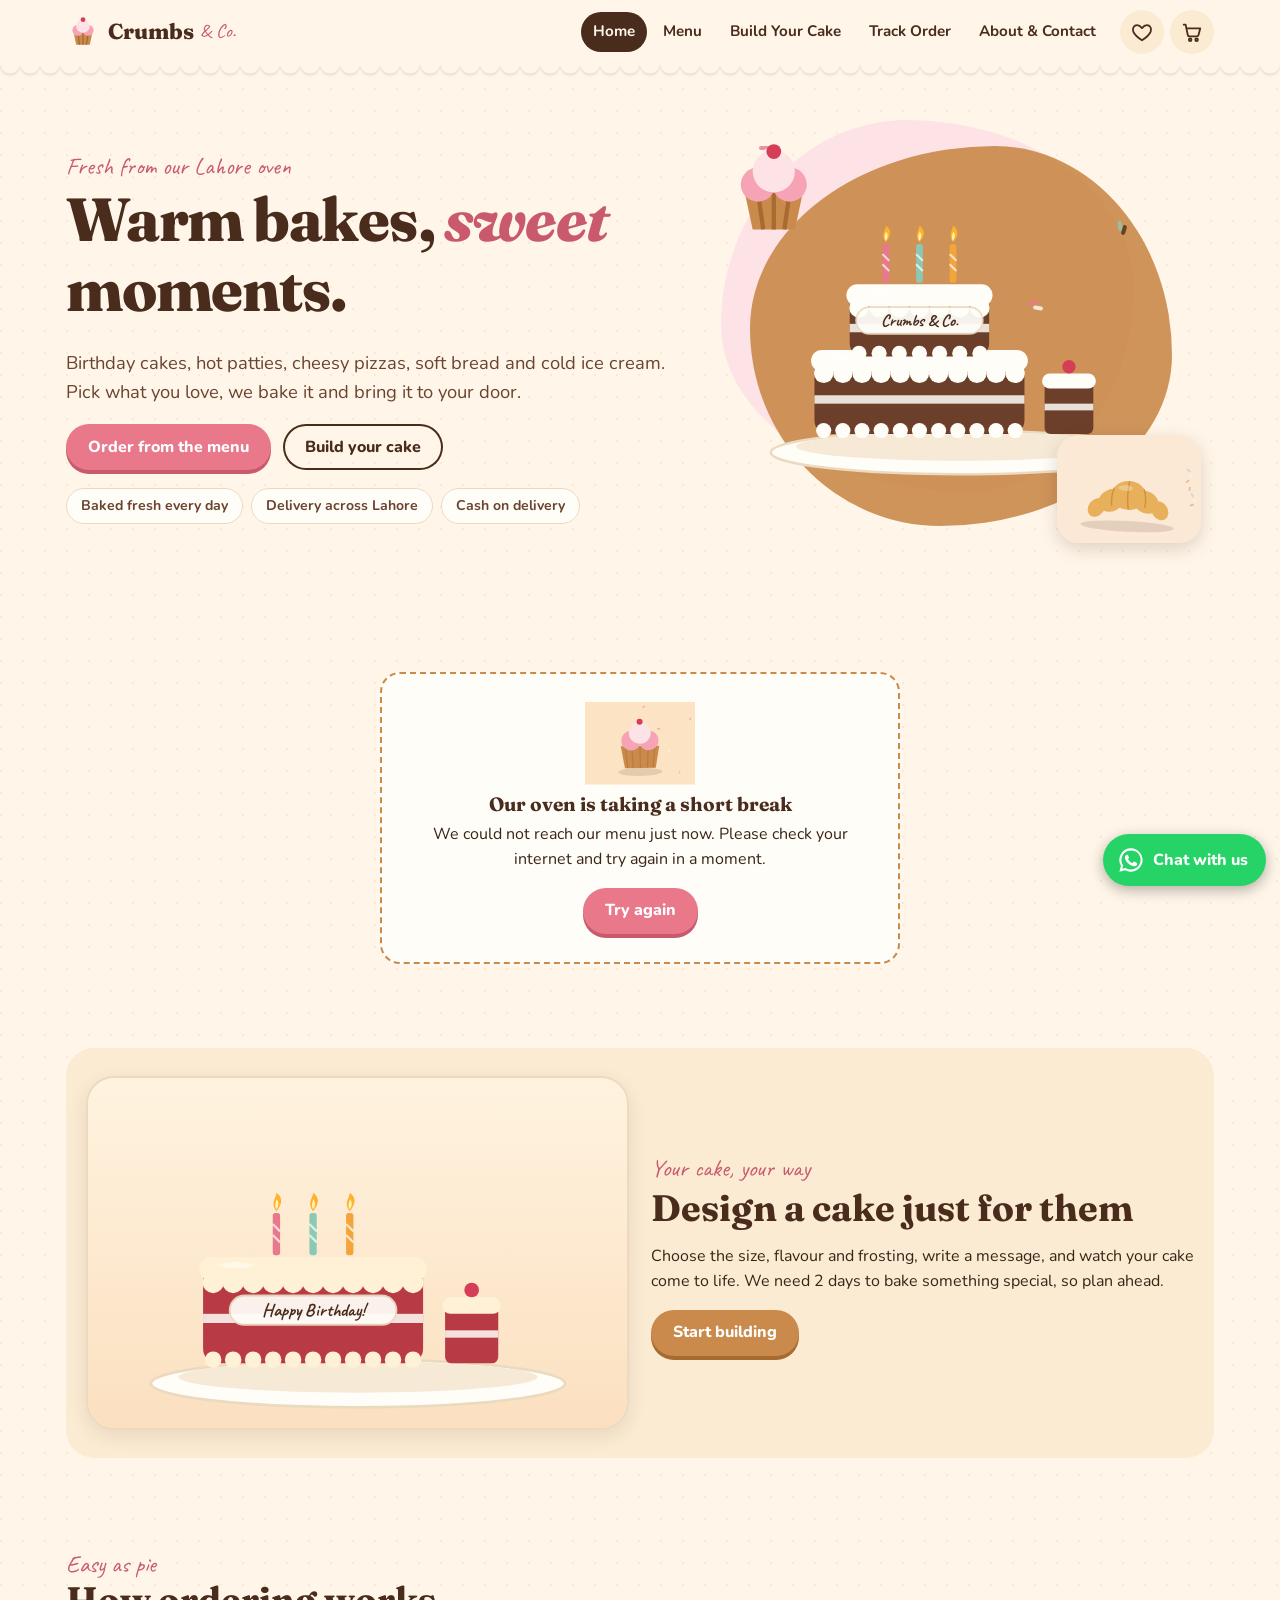
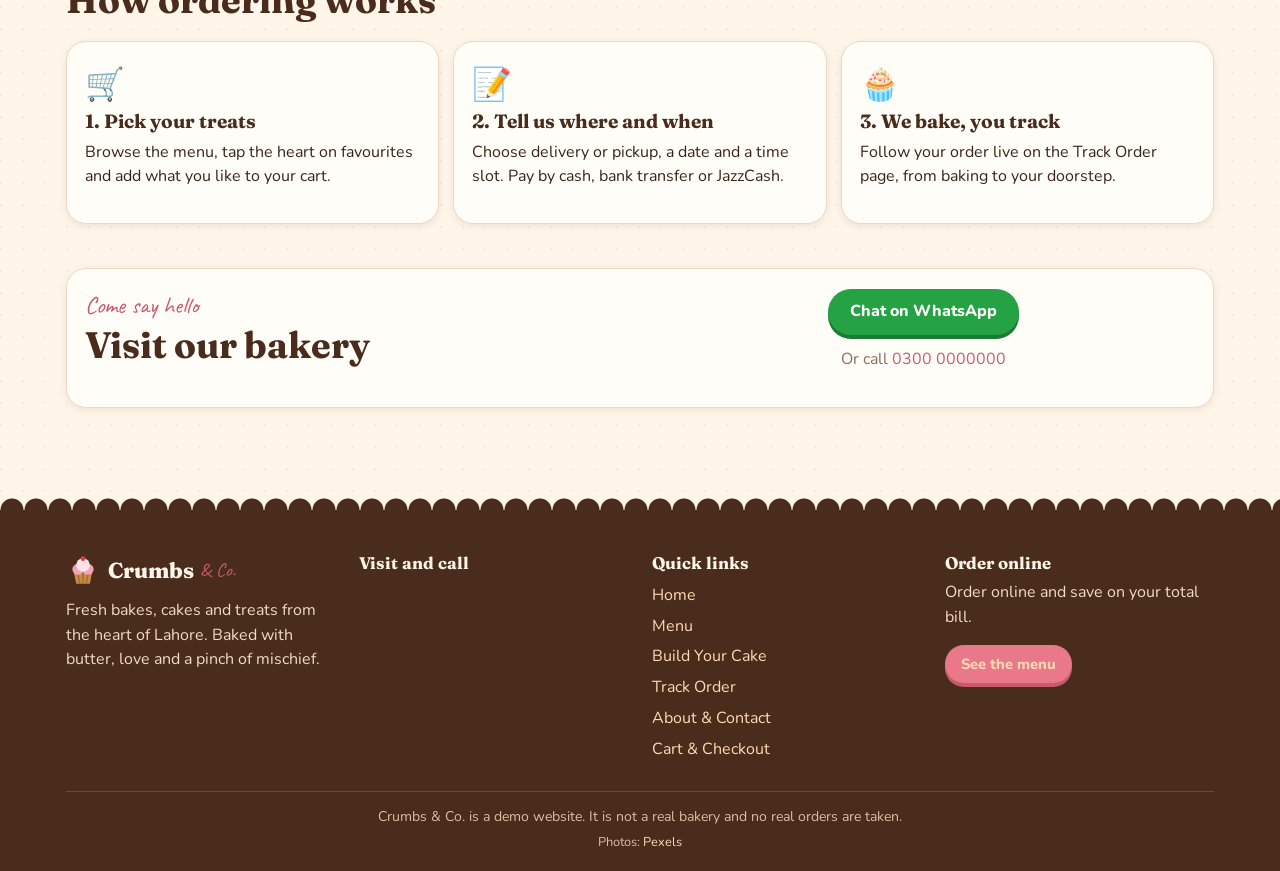
<file: index.html>
<!doctype html>
<html lang="en">
<head>
  <meta charset="utf-8">
  <meta name="viewport" content="width=device-width, initial-scale=1">
  <title>Crumbs &amp; Co. | Fresh bakes in Lahore</title>
  <meta name="description" content="Crumbs & Co. is a demo bakery in Lahore. Cakes, patties, pizzas, breads, ice cream and more. Order online and save.">
  <link rel="preconnect" href="https://fonts.googleapis.com">
  <link rel="preconnect" href="https://fonts.gstatic.com" crossorigin>
  <link href="https://fonts.googleapis.com/css2?family=Caveat:wght@600;700&family=Fraunces:opsz,wght@9..144,600;9..144,700;9..144,800&family=Nunito:wght@400;600;700;800;900&display=swap" rel="stylesheet">
  <link rel="stylesheet" href="css/style.css">
  <link rel="icon" href="data:image/svg+xml,%3Csvg xmlns='http://www.w3.org/2000/svg' viewBox='0 0 100 100'%3E%3Ctext y='.9em' font-size='90'%3E%F0%9F%A7%81%3C/text%3E%3C/svg%3E">
</head>
<body data-page="home">

<main>
  <section class="hero">
    <div class="container hero-grid">
      <div>
        <span class="hand">Fresh from our Lahore oven</span>
        <h1>Warm bakes, <em>sweet</em> moments.</h1>
        <p class="lead">Birthday cakes, hot patties, cheesy pizzas, soft bread and cold ice cream. Pick what you love, we bake it and bring it to your door.</p>
        <div class="hero-cta">
          <a class="btn btn-rose" href="menu.html">Order from the menu</a>
          <a class="btn btn-ghost" href="build-cake.html">Build your cake</a>
        </div>
        <div class="hero-badges">
          <span class="chip">Baked fresh every day</span>
          <span class="chip">Delivery across Lahore</span>
          <span class="chip">Cash on delivery</span>
        </div>
      </div>
      <div class="hero-art" id="hero-art" aria-hidden="true">
        <div class="blob b2"></div>
        <div class="blob"></div>
      </div>
    </div>
  </section>

  <div class="container">
    <div class="promo-card hidden" id="promo-card"></div>
    <div id="reorder-slot"></div>
  </div>

  <div id="home-body"></div>

  <section class="section">
    <div class="container">
      <div class="band" style="border-radius:28px;padding:28px 20px">
        <div class="about-grid reveal">
          <div class="cake-stage" id="home-cake" aria-hidden="true"></div>
          <div>
            <span class="hand">Your cake, your way</span>
            <h2>Design a cake just for them</h2>
            <p>Choose the size, flavour and frosting, write a message, and watch your cake come to life. We need 2 days to bake something special, so plan ahead.</p>
            <a class="btn btn-caramel" href="build-cake.html">Start building</a>
          </div>
        </div>
      </div>
    </div>
  </section>

  <section class="section">
    <div class="container">
      <div class="section-head reveal"><div><span class="hand">Easy as pie</span><h2>How ordering works</h2></div></div>
      <div class="values">
        <div class="value reveal"><div class="emoji">🛒</div><h3>1. Pick your treats</h3><p>Browse the menu, tap the heart on favourites and add what you like to your cart.</p></div>
        <div class="value reveal"><div class="emoji">📝</div><h3>2. Tell us where and when</h3><p>Choose delivery or pickup, a date and a time slot. Pay by cash, bank transfer or JazzCash.</p></div>
        <div class="value reveal"><div class="emoji">🧁</div><h3>3. We bake, you track</h3><p>Follow your order live on the Track Order page, from baking to your doorstep.</p></div>
      </div>
    </div>
  </section>

  <section class="section" style="padding-top:0">
    <div class="container">
      <div class="panel reveal">
        <div class="about-grid">
          <div>
            <span class="hand">Come say hello</span>
            <h2>Visit our bakery</h2>
            <p id="home-addr" class="muted"></p>
            <ul class="hours" id="home-hours"></ul>
          </div>
          <div class="center">
            <a class="btn btn-wa" id="home-wa" href="#" target="_blank" rel="noopener">Chat on WhatsApp</a>
            <p class="muted" style="margin-top:12px">Or call <a id="home-phone" href="tel:03000000000">0300 0000000</a></p>
          </div>
        </div>
      </div>
    </div>
  </section>
</main>

<script src="js/config.js"></script>
<script src="js/demo-data.js"></script>
<script src="js/art.js"></script>
<script src="js/store.js"></script>
<script src="js/api.js"></script>
<script src="js/ui.js"></script>
<script src="js/home.js"></script>
</body>
</html>
</file>
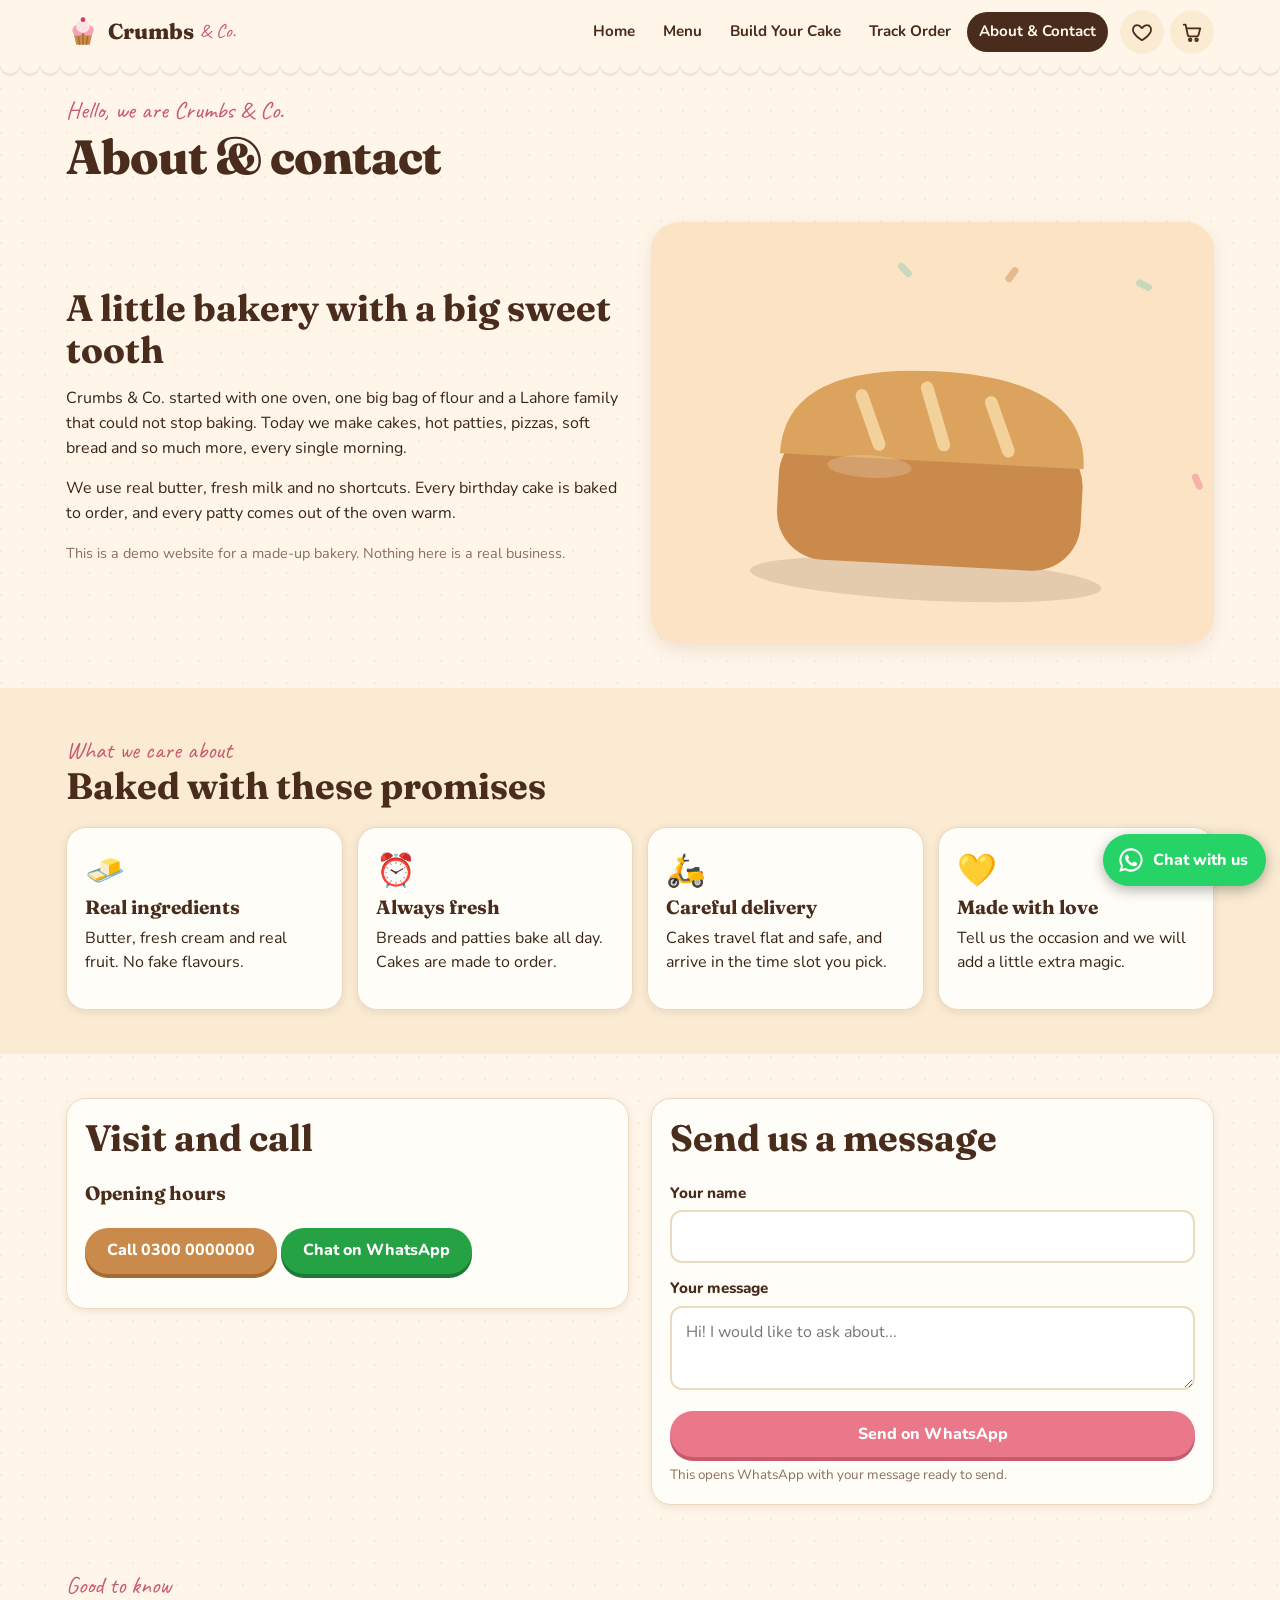
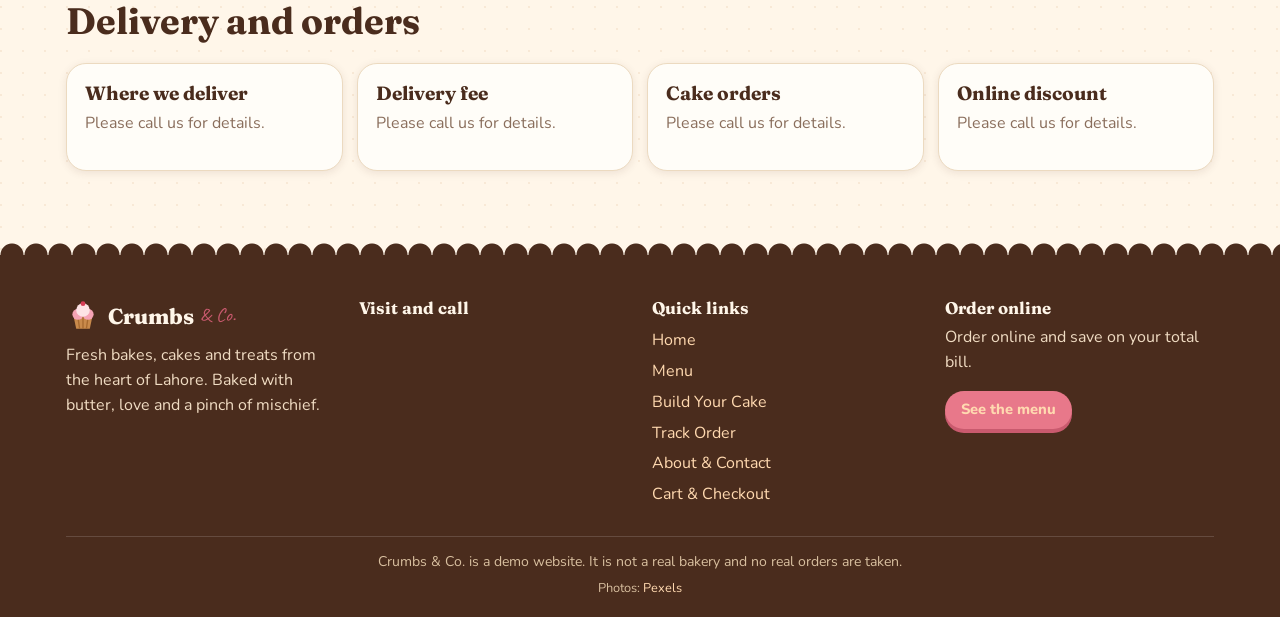
<file: about.html>
<!doctype html>
<html lang="en">
<head>
  <meta charset="utf-8">
  <meta name="viewport" content="width=device-width, initial-scale=1">
  <title>About &amp; Contact | Crumbs &amp; Co.</title>
  <meta name="description" content="The story of Crumbs & Co., our opening hours, delivery areas and how to reach us.">
  <link rel="preconnect" href="https://fonts.googleapis.com">
  <link rel="preconnect" href="https://fonts.gstatic.com" crossorigin>
  <link href="https://fonts.googleapis.com/css2?family=Caveat:wght@600;700&family=Fraunces:opsz,wght@9..144,600;9..144,700;9..144,800&family=Nunito:wght@400;600;700;800;900&display=swap" rel="stylesheet">
  <link rel="stylesheet" href="css/style.css">
  <link rel="icon" href="data:image/svg+xml,%3Csvg xmlns='http://www.w3.org/2000/svg' viewBox='0 0 100 100'%3E%3Ctext y='.9em' font-size='90'%3E%F0%9F%A7%81%3C/text%3E%3C/svg%3E">
</head>
<body data-page="about">

<main>
  <div class="container page-head">
    <span class="hand">Hello, we are Crumbs &amp; Co.</span>
    <h1 style="font-size:clamp(2rem,5vw,3rem)">About &amp; contact</h1>
  </div>

  <section class="section" style="padding-top:10px">
    <div class="container about-grid">
      <div class="reveal">
        <h2>A little bakery with a big sweet tooth</h2>
        <p>Crumbs &amp; Co. started with one oven, one big bag of flour and a Lahore family that could not stop baking. Today we make cakes, hot patties, pizzas, soft bread and so much more, every single morning.</p>
        <p>We use real butter, fresh milk and no shortcuts. Every birthday cake is baked to order, and every patty comes out of the oven warm.</p>
        <p class="muted" style="font-size:.9rem">This is a demo website for a made-up bakery. Nothing here is a real business.</p>
      </div>
      <div class="reveal" id="about-art" style="border-radius:28px;overflow:hidden;box-shadow:var(--shadow)"></div>
    </div>
  </section>

  <section class="band section">
    <div class="container">
      <div class="section-head reveal"><div><span class="hand">What we care about</span><h2>Baked with these promises</h2></div></div>
      <div class="values">
        <div class="value reveal"><div class="emoji">🧈</div><h3>Real ingredients</h3><p>Butter, fresh cream and real fruit. No fake flavours.</p></div>
        <div class="value reveal"><div class="emoji">⏰</div><h3>Always fresh</h3><p>Breads and patties bake all day. Cakes are made to order.</p></div>
        <div class="value reveal"><div class="emoji">🛵</div><h3>Careful delivery</h3><p>Cakes travel flat and safe, and arrive in the time slot you pick.</p></div>
        <div class="value reveal"><div class="emoji">💛</div><h3>Made with love</h3><p>Tell us the occasion and we will add a little extra magic.</p></div>
      </div>
    </div>
  </section>

  <section class="section">
    <div class="container about-grid" style="align-items:start">
      <div class="panel reveal">
        <h2>Visit and call</h2>
        <p id="a-addr" class="muted"></p>
        <h3>Opening hours</h3>
        <ul class="hours" id="a-hours"></ul>
        <p style="margin-top:16px">
          <a class="btn btn-caramel" id="a-call" href="tel:03000000000">Call 0300 0000000</a>
          <a class="btn btn-wa" id="a-wa" href="#" target="_blank" rel="noopener" style="margin-top:8px">Chat on WhatsApp</a>
        </p>
      </div>

      <div class="panel reveal">
        <h2>Send us a message</h2>
        <form id="msg-form" novalidate>
          <div class="field">
            <label for="m-name">Your name</label>
            <input id="m-name" type="text" maxlength="60" autocomplete="name">
          </div>
          <div class="field">
            <label for="m-text">Your message</label>
            <textarea id="m-text" maxlength="400" placeholder="Hi! I would like to ask about..."></textarea>
            <div class="err">Please write a short message.</div>
          </div>
          <button class="btn btn-rose btn-block" type="submit">Send on WhatsApp</button>
          <p class="muted" style="font-size:.84rem;margin:8px 0 0">This opens WhatsApp with your message ready to send.</p>
        </form>
      </div>
    </div>
  </section>

  <section class="section" style="padding-top:0">
    <div class="container">
      <div class="section-head reveal"><div><span class="hand">Good to know</span><h2>Delivery and orders</h2></div></div>
      <div class="values">
        <div class="value reveal"><h3>Where we deliver</h3><p id="a-areas" class="muted">Loading…</p></div>
        <div class="value reveal"><h3>Delivery fee</h3><p id="a-fee" class="muted">Loading…</p></div>
        <div class="value reveal"><h3>Cake orders</h3><p id="a-notice" class="muted">Loading…</p></div>
        <div class="value reveal"><h3>Online discount</h3><p id="a-disc" class="muted">Loading…</p></div>
      </div>
    </div>
  </section>
</main>

<script src="js/config.js"></script>
<script src="js/demo-data.js"></script>
<script src="js/art.js"></script>
<script src="js/store.js"></script>
<script src="js/api.js"></script>
<script src="js/ui.js"></script>
<script src="js/about.js"></script>
</body>
</html>
</file>
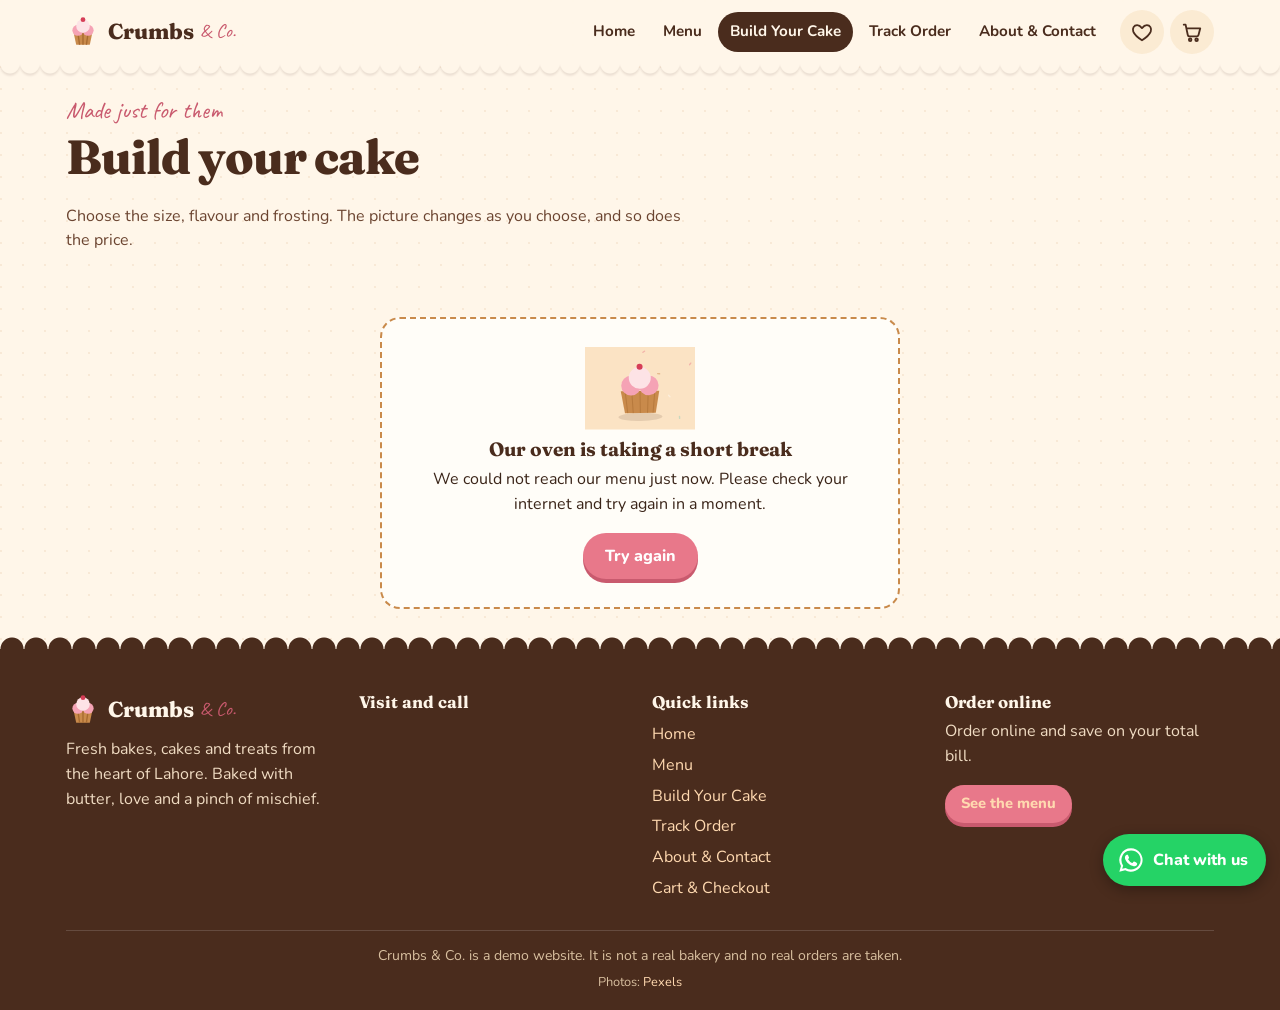
<file: build-cake.html>
<!doctype html>
<html lang="en">
<head>
  <meta charset="utf-8">
  <meta name="viewport" content="width=device-width, initial-scale=1">
  <title>Build Your Cake | Crumbs &amp; Co.</title>
  <meta name="description" content="Design your own cake: pick the size, flavour and frosting, add a message and see it come to life.">
  <link rel="preconnect" href="https://fonts.googleapis.com">
  <link rel="preconnect" href="https://fonts.gstatic.com" crossorigin>
  <link href="https://fonts.googleapis.com/css2?family=Caveat:wght@600;700&family=Fraunces:opsz,wght@9..144,600;9..144,700;9..144,800&family=Nunito:wght@400;600;700;800;900&display=swap" rel="stylesheet">
  <link rel="stylesheet" href="css/style.css">
  <link rel="icon" href="data:image/svg+xml,%3Csvg xmlns='http://www.w3.org/2000/svg' viewBox='0 0 100 100'%3E%3Ctext y='.9em' font-size='90'%3E%F0%9F%A7%81%3C/text%3E%3C/svg%3E">
</head>
<body data-page="cake">

<main>
  <div class="container page-head">
    <span class="hand">Made just for them</span>
    <h1 style="font-size:clamp(2rem,5vw,3rem)">Build your cake</h1>
    <p>Choose the size, flavour and frosting. The picture changes as you choose, and so does the price.</p>
  </div>

  <div class="container">
    <div id="cake-load"></div>

    <div class="cake-layout" id="cake-app" hidden>
      <div class="cake-stage-wrap">
        <div class="cake-stage">
          <div id="cake-svg"></div>
          <div class="live-price" id="live-price">Rs 0</div>
          <small class="muted" id="live-detail"></small>
        </div>
      </div>

      <div class="panel">
        <div class="step-h" style="margin-top:0"><i>1</i> Pick a size</div>
        <div class="opts" id="o-size" role="radiogroup" aria-label="Size"></div>

        <div class="step-h"><i>2</i> Pick a flavour</div>
        <div class="opts" id="o-flavour" role="radiogroup" aria-label="Flavour"></div>

        <div class="step-h"><i>3</i> Pick a frosting</div>
        <div class="opts" id="o-frosting" role="radiogroup" aria-label="Frosting"></div>

        <div class="step-h"><i>4</i> Message on the cake</div>
        <div class="field">
          <input id="msg" type="text" maxlength="30" placeholder="e.g. Happy Birthday Ayesha!" autocomplete="off">
          <div class="hint"><span id="msg-left">30</span> letters left. Leave empty for no message.</div>
        </div>

        <div class="step-h"><i>5</i> When do you need it?</div>
        <div class="field" id="date-field">
          <input id="date" type="date">
          <div class="hint" id="date-hint"></div>
          <div class="err" id="date-err">Please pick a date.</div>
        </div>

        <div class="promo-card hidden" id="cake-promo" style="margin-bottom:14px"></div>

        <button class="btn btn-rose btn-block" id="add-cake" type="button">Add this cake to my cart</button>
        <p class="center muted" style="margin:10px 0 0"><a href="cart.html">Go to cart</a> · Your date is saved for checkout</p>
      </div>
    </div>
  </div>
</main>

<script src="js/config.js"></script>
<script src="js/demo-data.js"></script>
<script src="js/art.js"></script>
<script src="js/store.js"></script>
<script src="js/api.js"></script>
<script src="js/ui.js"></script>
<script src="js/cake.js"></script>
</body>
</html>
</file>
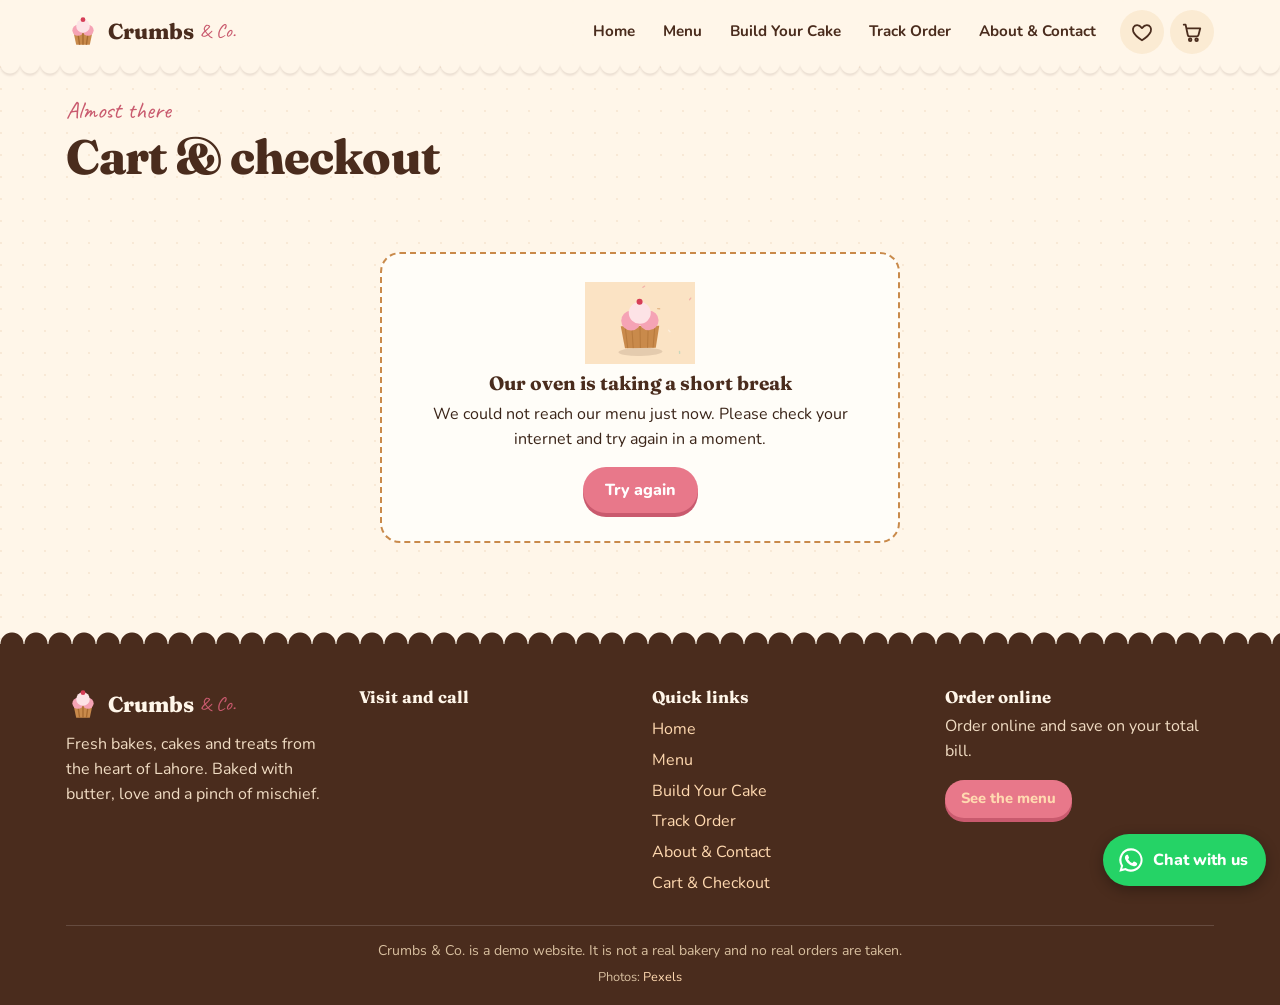
<file: cart.html>
<!doctype html>
<html lang="en">
<head>
  <meta charset="utf-8">
  <meta name="viewport" content="width=device-width, initial-scale=1">
  <title>Cart &amp; Checkout | Crumbs &amp; Co.</title>
  <meta name="description" content="Check your cart and place your Crumbs & Co. order for delivery or pickup in Lahore.">
  <link rel="preconnect" href="https://fonts.googleapis.com">
  <link rel="preconnect" href="https://fonts.gstatic.com" crossorigin>
  <link href="https://fonts.googleapis.com/css2?family=Caveat:wght@600;700&family=Fraunces:opsz,wght@9..144,600;9..144,700;9..144,800&family=Nunito:wght@400;600;700;800;900&display=swap" rel="stylesheet">
  <link rel="stylesheet" href="css/style.css">
  <link rel="icon" href="data:image/svg+xml,%3Csvg xmlns='http://www.w3.org/2000/svg' viewBox='0 0 100 100'%3E%3Ctext y='.9em' font-size='90'%3E%F0%9F%A7%81%3C/text%3E%3C/svg%3E">
</head>
<body data-page="cart">

<main>
  <div class="container page-head" id="cart-head">
    <span class="hand">Almost there</span>
    <h1 style="font-size:clamp(2rem,5vw,3rem)">Cart &amp; checkout</h1>
  </div>

  <div class="container">
    <div id="cart-load"></div>

    <div id="cart-root" hidden>
      <div id="empty-cart" class="empty" hidden></div>

      <div class="cart-layout" id="cart-main">
        <div>
          <div id="notices" aria-live="polite"></div>

          <section class="panel">
            <h2>Your order</h2>
            <div id="lines"></div>
          </section>

          <section class="panel" id="suggest-panel" hidden>
            <h3>Goes well with</h3>
            <div class="minis" id="suggest"></div>
          </section>

          <form class="panel" id="checkout" novalidate autocomplete="on">
            <h2>Your details</h2>

            <div class="row two">
              <div class="field">
                <label for="name">Your name</label>
                <input id="name" name="name" type="text" autocomplete="name" maxlength="60">
                <div class="err">Please type your name.</div>
              </div>
              <div class="field">
                <label for="phone">Phone number</label>
                <input id="phone" name="phone" type="tel" inputmode="numeric" autocomplete="tel-national" placeholder="03XX-XXXXXXX" maxlength="12">
                <div class="err">Please type a Pakistani mobile number like 0300-1234567.</div>
              </div>
            </div>

            <div class="field">
              <span class="label">How would you like it?</span>
              <div class="choice-row">
                <label class="choice"><input type="radio" name="method" value="Delivery" checked><span>Delivery</span></label>
                <label class="choice"><input type="radio" name="method" value="Pickup"><span>Pickup</span></label>
              </div>
            </div>

            <div id="delivery-fields">
              <div class="field" id="f-area">
                <label for="area">Area</label>
                <select id="area" name="area"></select>
                <div class="err">Please choose your area.</div>
              </div>
              <div class="field" id="f-address">
                <label for="address">Full address</label>
                <textarea id="address" name="address" maxlength="250" placeholder="House / flat number, street, landmark"></textarea>
                <div class="err">Please type your full address (at least 8 letters).</div>
              </div>
            </div>
            <div id="pickup-fields" class="alert info" hidden></div>

            <div class="field" id="f-when">
              <span class="label">When do you want it?</span>
              <div class="choice-row" id="when-choices">
                <label class="choice big"><input type="radio" name="when" value="asap" checked><span><b>As soon as possible</b><small id="asap-sub"></small></span></label>
                <label class="choice big"><input type="radio" name="when" value="later"><span><b>Schedule for later</b><small>Pick a day and time</small></span></label>
              </div>
            </div>

            <div class="row two" id="later-fields" hidden>
              <div class="field" id="f-date">
                <label for="date" id="date-label">Date</label>
                <input id="date" name="date" type="date">
                <div class="hint" id="date-hint"></div>
                <div class="err" id="date-err">Please pick a date.</div>
              </div>
              <div class="field" id="f-slot">
                <label for="slot">Time slot <span class="muted" style="font-weight:700">(optional)</span></label>
                <select id="slot" name="slot"></select>
              </div>
            </div>

            <div class="field">
              <span class="label">How will you pay?</span>
              <div class="choice-row" id="pay-choices"></div>
              <div class="paybox" id="paybox" hidden></div>
            </div>

            <div class="field">
              <label for="notes">Anything we should know? (optional)</label>
              <textarea id="notes" name="notes" maxlength="200" placeholder="e.g. Please call at the gate. Number candle: 7"></textarea>
            </div>

            <!-- Hidden trap for spam bots. Real people never see or fill this. -->
            <div class="hp" aria-hidden="true">
              <label>Leave this empty <input type="text" id="hp" name="nickname_2" tabindex="-1" autocomplete="off"></label>
            </div>
          </form>
        </div>

        <aside>
          <div class="panel">
            <h2>Your bill</h2>
            <div id="summary"></div>
            <div class="promo-card hidden" id="bill-promo" style="margin:12px 0;padding:10px 14px;font-size:.9rem"></div>
            <button class="btn btn-rose btn-block" type="submit" form="checkout" id="place">Place my order</button>
            <p class="muted center" style="font-size:.84rem;margin:10px 0 0">We recheck every price when your order arrives, so the final total always comes from our menu.</p>
          </div>
        </aside>
      </div>

      <div id="thanks" class="thanks" hidden></div>
    </div>
  </div>
</main>

<script src="js/config.js"></script>
<script src="js/demo-data.js"></script>
<script src="js/art.js"></script>
<script src="js/store.js"></script>
<script src="js/api.js"></script>
<script src="js/ui.js"></script>
<script src="js/cart.js"></script>
</body>
</html>
</file>
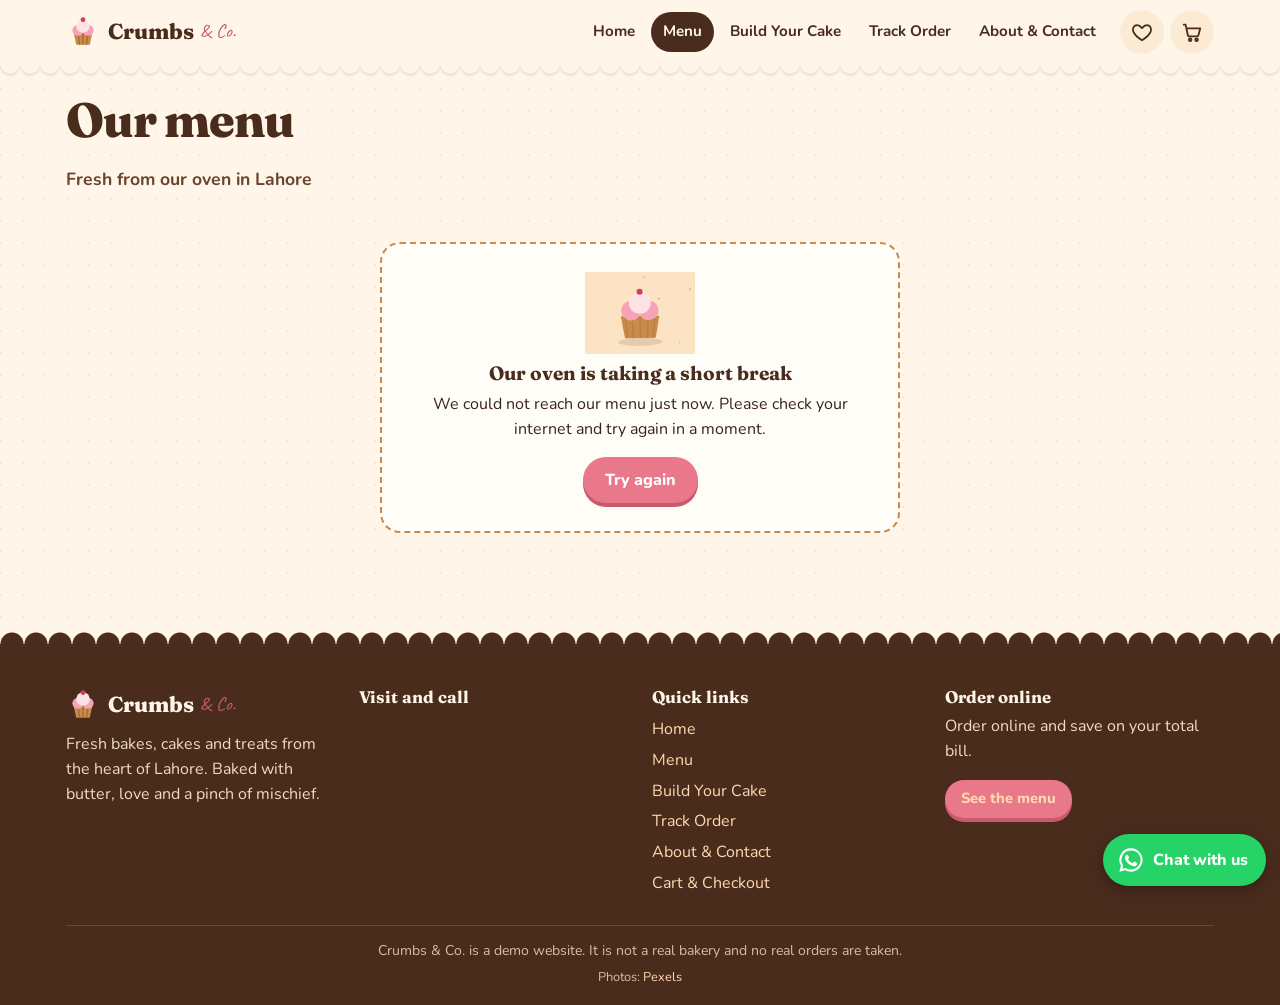
<file: menu.html>
<!doctype html>
<html lang="en">
<head>
  <meta charset="utf-8">
  <meta name="viewport" content="width=device-width, initial-scale=1">
  <title>Menu | Crumbs &amp; Co.</title>
  <meta name="description" content="Browse the Crumbs & Co. menu: cakes, pastries, pizzas, snacks, breads, dairy, drinks, ice cream, cookies and birthday decor.">
  <link rel="preconnect" href="https://fonts.googleapis.com">
  <link rel="preconnect" href="https://fonts.gstatic.com" crossorigin>
  <link href="https://fonts.googleapis.com/css2?family=Caveat:wght@600;700&family=Fraunces:opsz,wght@9..144,600;9..144,700;9..144,800&family=Nunito:wght@400;600;700;800;900&display=swap" rel="stylesheet">
  <link rel="stylesheet" href="css/style.css">
  <link rel="icon" href="data:image/svg+xml,%3Csvg xmlns='http://www.w3.org/2000/svg' viewBox='0 0 100 100'%3E%3Ctext y='.9em' font-size='90'%3E%F0%9F%A7%81%3C/text%3E%3C/svg%3E">
</head>
<body data-page="menu">

<main>
  <div class="container page-head">
    <h1 style="font-size:clamp(2rem,5vw,3rem)">Our menu</h1>
    <p id="menu-sub" class="menu-sub">Fresh from our oven in Lahore</p>
    <div class="promo-card hidden" id="menu-promo" style="margin-top:10px"></div>
  </div>

  <div class="catbar-wrap" id="catbar-wrap" hidden>
    <div class="catbar-shell" id="catbar-shell">
      <button class="cat-arrow left" id="cat-prev" type="button" aria-label="Scroll categories left" hidden>&#8249;</button>
      <div class="catbar" id="catbar" role="tablist" aria-label="Categories"></div>
      <button class="cat-arrow right" id="cat-next" type="button" aria-label="Scroll categories right" hidden>&#8250;</button>
    </div>
  </div>

  <div class="container">
    <div id="menu-load"></div>

    <div id="menu-app" hidden>
      <div class="toolbar">
        <div class="search">
          <label for="q">Find your product</label>
          <span aria-hidden="true" id="search-icon"></span>
          <input id="q" type="search" placeholder="Try &quot;chocolate&quot;, &quot;samosa&quot; or &quot;candles&quot;" autocomplete="off">
        </div>
        <div class="filters">
          <div class="f"><label for="pmin">From (Rs)</label><input id="pmin" type="number" min="0" inputmode="numeric" placeholder="0"></div>
          <div class="f"><label for="pmax">To (Rs)</label><input id="pmax" type="number" min="0" inputmode="numeric" placeholder="Any"></div>
          <div class="f"><label for="sort">Sort by</label>
            <select id="sort">
              <option value="popular">Most popular</option>
              <option value="low">Price: low to high</option>
              <option value="high">Price: high to low</option>
              <option value="new">New arrivals</option>
            </select>
          </div>
          <label class="toggle" id="stock-toggle"><input type="checkbox" id="stock"> In stock only</label>
          <button class="toggle" id="fav-toggle" type="button" aria-pressed="false">&#9829; Favourites <span id="fav-count">0</span></button>
        </div>
      </div>

      <section id="specials" hidden style="padding:6px 0 10px">
        <div class="section-head" style="margin-bottom:6px"><div><span class="hand">Fresh today</span><h2 style="font-size:1.6rem">Today's specials</h2></div></div>
        <div class="hscroll" id="specials-row"></div>
      </section>

      <div class="result-bar"><span id="count" aria-live="polite"></span><button class="btn btn-ghost btn-sm hidden" id="clear" type="button">Clear filters</button></div>
      <div class="grid" id="grid"></div>
      <div id="empty" class="empty hidden"></div>
      <div id="sentinel" style="height:1px"></div>
      <div class="more-wrap hidden" id="more-wrap"><button class="btn btn-caramel" id="more" type="button">Show more</button></div>
    </div>
  </div>
</main>

<script src="js/config.js"></script>
<script src="js/demo-data.js"></script>
<script src="js/art.js"></script>
<script src="js/store.js"></script>
<script src="js/api.js"></script>
<script src="js/ui.js"></script>
<script src="js/menu.js"></script>
</body>
</html>
</file>
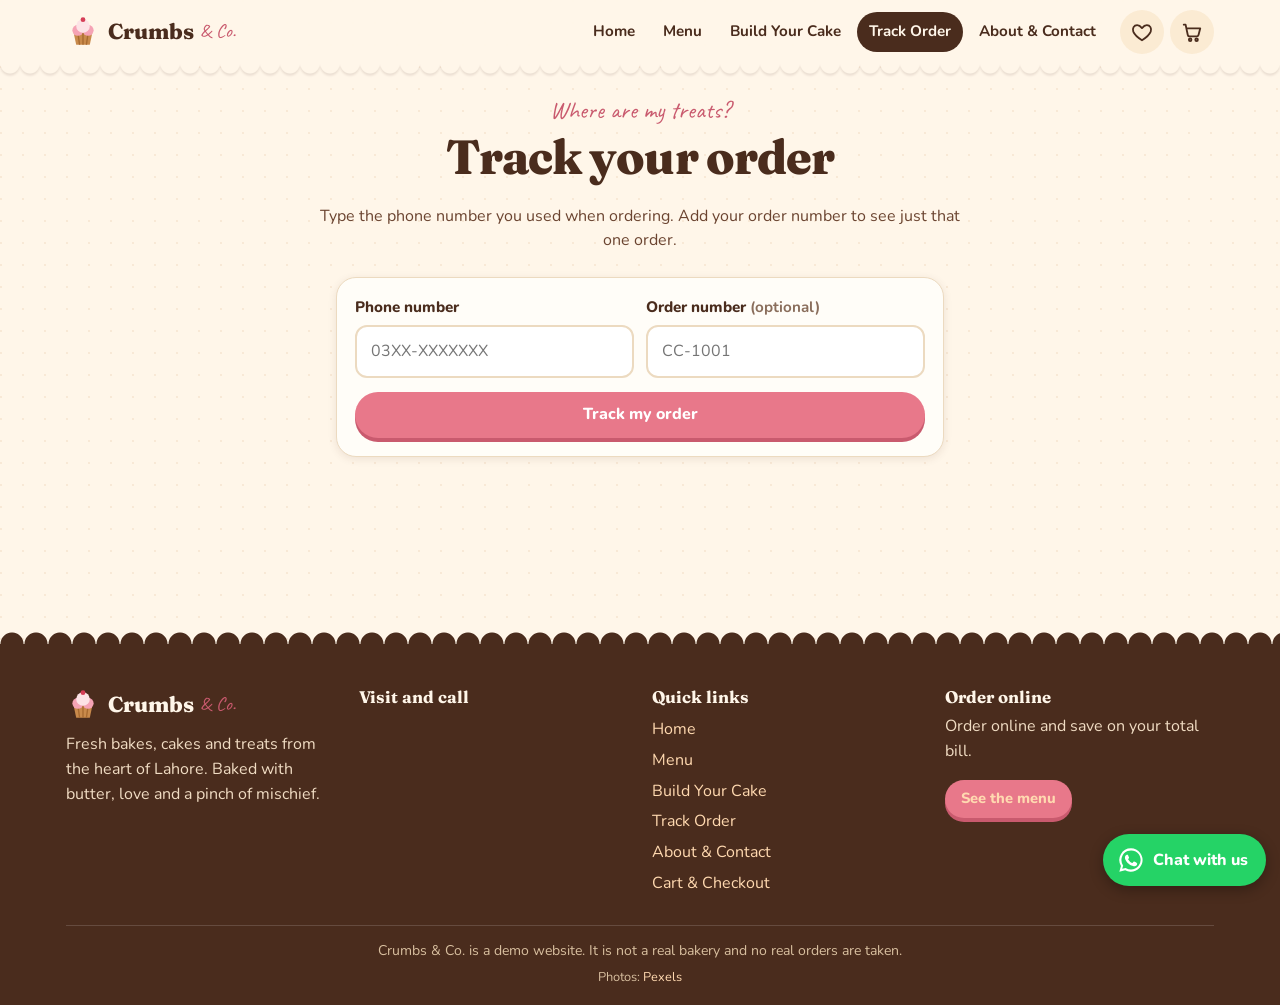
<file: track.html>
<!doctype html>
<html lang="en">
<head>
  <meta charset="utf-8">
  <meta name="viewport" content="width=device-width, initial-scale=1">
  <title>Track Order | Crumbs &amp; Co.</title>
  <meta name="description" content="Follow your Crumbs & Co. order from the oven to your door.">
  <link rel="preconnect" href="https://fonts.googleapis.com">
  <link rel="preconnect" href="https://fonts.gstatic.com" crossorigin>
  <link href="https://fonts.googleapis.com/css2?family=Caveat:wght@600;700&family=Fraunces:opsz,wght@9..144,600;9..144,700;9..144,800&family=Nunito:wght@400;600;700;800;900&display=swap" rel="stylesheet">
  <link rel="stylesheet" href="css/style.css">
  <link rel="icon" href="data:image/svg+xml,%3Csvg xmlns='http://www.w3.org/2000/svg' viewBox='0 0 100 100'%3E%3Ctext y='.9em' font-size='90'%3E%F0%9F%A7%81%3C/text%3E%3C/svg%3E">
</head>
<body data-page="track">

<main>
  <div class="container page-head center">
    <span class="hand">Where are my treats?</span>
    <h1 style="font-size:clamp(2rem,5vw,3rem)">Track your order</h1>
    <p style="margin-left:auto;margin-right:auto">Type the phone number you used when ordering. Add your order number to see just that one order.</p>
  </div>

  <div class="container track-box" style="padding-bottom:30px">
    <form class="panel" id="track-form" novalidate>
      <div class="row two">
        <div class="field">
          <label for="phone">Phone number</label>
          <input id="phone" type="tel" inputmode="numeric" placeholder="03XX-XXXXXXX" autocomplete="tel-national" maxlength="12">
          <div class="err">Please type your mobile number like 0300-1234567.</div>
        </div>
        <div class="field">
          <label for="no">Order number <span class="muted" style="font-weight:700">(optional)</span></label>
          <input id="no" type="text" placeholder="CC-1001" autocomplete="off" autocapitalize="characters" maxlength="14">
          <div class="err">Please type the order number like CC-1001, or leave it empty.</div>
        </div>
      </div>
      <button class="btn btn-rose btn-block" id="go" type="submit">Track my order</button>
    </form>

    <div id="track-msg" aria-live="polite"></div>
    <div id="track-result" hidden></div>
  </div>
</main>

<script src="js/config.js"></script>
<script src="js/demo-data.js"></script>
<script src="js/art.js"></script>
<script src="js/store.js"></script>
<script src="js/api.js"></script>
<script src="js/ui.js"></script>
<script src="js/track.js"></script>
</body>
</html>
</file>
<file: css/style.css>
/* Crumbs & Co. — warm, playful, elegant */
:root {
  --cream: #fff6e9;
  --cream-2: #fbebd3;
  --card: #fffdf8;
  --caramel: #c98a4b;
  --caramel-d: #a76a30;
  --choc: #4a2c1d;
  --choc-2: #6b4430;
  --ink: #3a2418;
  --muted: #8a6e5c;
  --line: #ecdac0;
  --rose: #e8788a;
  --rose-d: #c95a6e;
  --rose-soft: #fde3e6;
  --ok: #4e8b5a;
  --warn: #c7792b;
  --bad: #b8433a;
  --hh: 64px;
  --radius: 20px;
  --shadow: 0 6px 18px rgba(74, 44, 29, 0.1);
  --shadow-s: 0 2px 8px rgba(74, 44, 29, 0.1);
  --font-head: "Fraunces", Georgia, "Times New Roman", serif;
  --font-body: "Nunito", system-ui, -apple-system, "Segoe UI", Roboto, sans-serif;
  --font-hand: "Caveat", "Segoe Script", cursive;
}

*, *::before, *::after { box-sizing: border-box; }
[hidden] { display: none !important; }
html { scroll-behavior: smooth; -webkit-text-size-adjust: 100%; }
body {
  margin: 0;
  font-family: var(--font-body);
  font-size: 16px;
  line-height: 1.55;
  color: var(--ink);
  background: var(--cream);
  background-image: radial-gradient(circle at 1px 1px, rgba(201, 138, 75, 0.12) 1px, transparent 0);
  background-size: 22px 22px;
  overflow-x: hidden;
}
img, svg { max-width: 100%; display: block; }
a { color: var(--rose-d); text-decoration: none; }
a:hover { text-decoration: underline; }
h1, h2, h3, h4 { font-family: var(--font-head); color: var(--choc); line-height: 1.15; margin: 0 0 .4em; font-weight: 700; }
h1 { font-size: clamp(2.2rem, 6vw, 3.8rem); font-weight: 800; letter-spacing: -0.02em; }
h2 { font-size: clamp(1.6rem, 4vw, 2.3rem); }
h3 { font-size: 1.2rem; }
p { margin: 0 0 1em; }
.container { width: 100%; max-width: 1180px; margin: 0 auto; padding: 0 16px; }
.hand { font-family: var(--font-hand); font-size: 1.5rem; color: var(--rose-d); }
.muted { color: var(--muted); }
.center { text-align: center; }
.hidden { display: none !important; }
.sr-only { position: absolute; width: 1px; height: 1px; overflow: hidden; clip: rect(0 0 0 0); white-space: nowrap; }
:focus-visible { outline: 3px solid var(--rose); outline-offset: 2px; border-radius: 6px; }
main { min-height: 60vh; }

/* ---------- Header ---------- */
.site-header { position: sticky; top: 0; z-index: 50; background: rgba(255, 246, 233, 0.97); height: var(--hh); }
.site-header::after { /* scalloped edge */
  content: ""; position: absolute; left: 0; right: 0; bottom: -10px; height: 10px; pointer-events: none;
  background: radial-gradient(circle at 10px 0, var(--cream) 9px, transparent 10px) 0 0 / 20px 10px repeat-x;
  filter: drop-shadow(0 2px 1px rgba(74, 44, 29, 0.12));
}
.header-inner { display: flex; align-items: center; gap: 12px; height: var(--hh); }
.brand { display: flex; align-items: center; gap: 8px; font-family: var(--font-head); font-weight: 800; font-size: 1.35rem; color: var(--choc); text-decoration: none !important; white-space: nowrap; }
.brand svg { width: 34px; height: 34px; }
.brand small { font-family: var(--font-hand); font-size: 1.2rem; color: var(--rose-d); font-weight: 400; margin-left: -2px; }
.nav { margin-left: auto; display: flex; align-items: center; gap: 4px; }
.nav a.nav-link { padding: 8px 12px; border-radius: 999px; color: var(--choc); font-weight: 700; font-size: .95rem; text-decoration: none; }
.nav a.nav-link:hover { background: var(--cream-2); }
.nav a.nav-link.active { background: var(--choc); color: var(--cream); }
.icon-btn { position: relative; display: inline-flex; align-items: center; justify-content: center; width: 44px; height: 44px; border-radius: 50%; border: 0; background: var(--cream-2); color: var(--choc); cursor: pointer; text-decoration: none !important; }
.icon-btn:hover { background: var(--caramel); color: #fff; }
.icon-btn svg { width: 22px; height: 22px; }
.badge { position: absolute; top: -3px; right: -3px; min-width: 20px; height: 20px; padding: 0 5px; border-radius: 999px; background: var(--rose); color: #fff; font-size: .72rem; font-weight: 800; display: flex; align-items: center; justify-content: center; border: 2px solid var(--cream); }
.badge.bump { animation: bump .45s ease; }
@keyframes bump { 30% { transform: scale(1.5); } 60% { transform: scale(.9); } }
.icon-btn svg { fill: none; stroke: currentColor; stroke-width: 2; stroke-linecap: round; stroke-linejoin: round; }
.badge[hidden] { display: none; }
.site-footer .brand { color: var(--cream); }
.demo-bar { background: var(--choc); color: var(--cream); text-align: center; font-size: .82rem; padding: 6px 12px; }
.menu-toggle { display: none; }
.header-actions { display: flex; gap: 6px; }

@media (max-width: 900px) {
  .menu-toggle { display: inline-flex; order: 3; }
  .nav { position: absolute; left: 0; right: 0; top: var(--hh); flex-direction: column; align-items: stretch; background: var(--cream); padding: 10px 16px 18px; border-bottom: 1px solid var(--line); box-shadow: var(--shadow); display: none; margin: 0; }
  .nav.open { display: flex; }
  .nav a.nav-link { padding: 12px 14px; font-size: 1.05rem; }
  .header-actions { margin-left: auto; }
}
@media (max-width: 420px) { .brand small { display: none; } .brand { font-size: 1.2rem; } }

/* ---------- Buttons ---------- */
.btn { display: inline-flex; align-items: center; justify-content: center; gap: 8px; min-height: 46px; padding: 10px 22px; border: 0; border-radius: 999px; font: inherit; font-weight: 800; cursor: pointer; text-decoration: none !important; transition: transform .15s, box-shadow .15s, background .15s; background: var(--choc); color: var(--cream); box-shadow: 0 4px 0 #2b150a; }
.btn:hover { transform: translateY(-2px); box-shadow: 0 6px 0 #2b150a; }
.btn:active { transform: translateY(3px); box-shadow: 0 1px 0 #2b150a; }
.btn-rose { background: var(--rose); color: #fff; box-shadow: 0 4px 0 var(--rose-d); }
.btn-rose:hover { box-shadow: 0 6px 0 var(--rose-d); }
.btn-rose:active { box-shadow: 0 1px 0 var(--rose-d); }
.btn-caramel { background: var(--caramel); color: #fff; box-shadow: 0 4px 0 var(--caramel-d); }
.btn-caramel:hover { box-shadow: 0 6px 0 var(--caramel-d); }
.btn-ghost { background: transparent; color: var(--choc); box-shadow: inset 0 0 0 2px var(--choc); }
.btn-ghost:hover { background: var(--cream-2); box-shadow: inset 0 0 0 2px var(--choc); }
.btn-wa { background: #25a244; color: #fff; box-shadow: 0 4px 0 #1b7a33; }
.btn-wa:hover { box-shadow: 0 6px 0 #1b7a33; }
.btn-sm { min-height: 38px; padding: 6px 16px; font-size: .92rem; }
.btn[disabled], .btn.disabled { opacity: .55; cursor: not-allowed; transform: none !important; box-shadow: none; }
.btn-block { width: 100%; }

/* ---------- Sections ---------- */
.section { padding: 44px 0; }
.section-head { display: flex; align-items: end; justify-content: space-between; gap: 12px; margin-bottom: 20px; flex-wrap: wrap; }
.section-head h2 { margin: 0; }
.section-head .hand { display: block; margin-bottom: -4px; }
.wave { display: block; width: 100%; height: 36px; color: var(--cream-2); }
.band { background: var(--cream-2); }
.band-dark { background: var(--choc); color: var(--cream); }
.band-dark h2, .band-dark h3 { color: var(--cream); }

/* ---------- Promo ribbon ---------- */
.promo { background: var(--rose); color: #fff; text-align: center; font-weight: 800; padding: 8px 16px; font-size: .95rem; }
.promo span { white-space: normal; }
.promo-card { display: flex; align-items: center; gap: 12px; padding: 14px 18px; border-radius: var(--radius); background: var(--rose-soft); border: 2px dashed var(--rose); color: var(--choc); font-weight: 700; }
.promo-card svg { width: 34px; height: 34px; flex: none; }

/* ---------- Hero ---------- */
.hero { position: relative; padding: 34px 0 60px; overflow: hidden; }
.hero-grid { display: grid; gap: 24px; align-items: center; }
@media (min-width: 900px) { .hero-grid { grid-template-columns: 1.1fr .9fr; } .hero { padding: 56px 0 80px; } }
.hero h1 em { font-style: italic; color: var(--rose-d); }
.hero p.lead { font-size: 1.15rem; color: var(--choc-2); max-width: 34em; }
.hero-cta { display: flex; flex-wrap: wrap; gap: 12px; margin-top: 18px; }
.hero-art { position: relative; aspect-ratio: 1 / .9; max-width: 480px; margin: 0 auto; width: 100%; }
.hero-art .blob { position: absolute; inset: 6% 6% 6% 6%; background: var(--caramel); border-radius: 58% 42% 55% 45% / 48% 55% 45% 52%; opacity: .9; }
.hero-art .blob.b2 { inset: 0 14% 14% 0; background: var(--rose-soft); z-index: 0; opacity: 1; border-radius: 45% 55% 40% 60% / 55% 45% 55% 45%; }
.hero-art svg.main { position: absolute; inset: 8%; width: 84%; height: 84%; z-index: 2; }
.float { animation: floaty 6s ease-in-out infinite; }
.float.d2 { animation-delay: -2s; } .float.d3 { animation-delay: -4s; }
@keyframes floaty { 50% { transform: translateY(-10px) rotate(2deg); } }
.sprinkle { position: absolute; border-radius: 99px; width: 10px; height: 4px; opacity: .8; }
.hero-badges { display: flex; flex-wrap: wrap; gap: 8px; margin-top: 18px; }
.chip { display: inline-flex; align-items: center; gap: 6px; padding: 6px 14px; border-radius: 999px; background: var(--card); border: 1px solid var(--line); font-weight: 700; font-size: .88rem; color: var(--choc-2); }

/* ---------- Cards / grid ---------- */
.grid { display: grid; gap: 16px; grid-template-columns: repeat(auto-fill, minmax(220px, 1fr)); }
@media (max-width: 560px) { .grid { grid-template-columns: repeat(2, 1fr); gap: 10px; } }
.pcard { position: relative; display: flex; flex-direction: column; background: var(--card); border-radius: var(--radius); box-shadow: var(--shadow-s); border: 1px solid var(--line); overflow: hidden; animation: cardIn .35s ease both; transition: transform .2s, box-shadow .2s; }
@keyframes cardIn { from { opacity: 0; transform: translateY(8px); } }
.pcard:hover { transform: translateY(-4px) rotate(-.4deg); box-shadow: var(--shadow); }
.pimg { position: relative; aspect-ratio: 4 / 3; background: var(--cream-2); overflow: hidden; }
.pimg img, .pimg svg { width: 100%; height: 100%; object-fit: cover; }
.pcard.soldout .pimg { filter: grayscale(.85); opacity: .75; }
.pcard.soldout { opacity: .92; }
.tags { position: absolute; left: 8px; top: 8px; display: flex; flex-direction: column; gap: 4px; align-items: flex-start; }
.tag { padding: 3px 10px; border-radius: 999px; font-size: .72rem; font-weight: 800; background: var(--choc); color: var(--cream); }
.tag.special { background: var(--rose); color: #fff; }
.tag.out { background: #6d6258; }
.tag.pickup { background: var(--warn); color: #fff; }
.heart { position: absolute; right: 8px; top: 8px; width: 38px; height: 38px; border-radius: 50%; border: 0; background: rgba(255, 253, 248, 0.92); color: var(--choc-2); display: flex; align-items: center; justify-content: center; cursor: pointer; box-shadow: var(--shadow-s); z-index: 2; }
.heart svg { width: 20px; height: 20px; fill: none; stroke: currentColor; stroke-width: 2; transition: transform .2s; }
.heart.on { color: var(--rose-d); }
.heart.on svg { fill: var(--rose); stroke: var(--rose-d); animation: pop .35s ease; }
@keyframes pop { 40% { transform: scale(1.35); } }
.pbody { padding: 12px 14px 14px; display: flex; flex-direction: column; gap: 4px; flex: 1; }
.pname { font-family: var(--font-head); font-weight: 700; font-size: 1.05rem; line-height: 1.2; color: var(--choc); margin: 0; }
.pcat { font-size: .74rem; font-weight: 800; letter-spacing: .06em; text-transform: uppercase; color: var(--caramel-d); }
.pdesc { font-size: .88rem; color: var(--muted); margin: 0; display: -webkit-box; -webkit-line-clamp: 2; -webkit-box-orient: vertical; overflow: hidden; line-height: 1.4; }
.pfoot { margin-top: auto; padding-top: 8px; display: flex; align-items: center; justify-content: space-between; gap: 6px; flex-wrap: wrap; }
.price { font-weight: 900; font-size: 1.1rem; color: var(--choc); line-height: 1.1; }
.price small { display: block; font-weight: 600; font-size: .74rem; color: var(--muted); }
.add-btn { min-height: 40px; padding: 6px 16px; font-size: .9rem; background: var(--caramel); color: #fff; box-shadow: 0 3px 0 var(--caramel-d); }
.add-btn:hover { box-shadow: 0 5px 0 var(--caramel-d); }
.stepper { display: inline-flex; align-items: center; background: var(--cream-2); border-radius: 999px; padding: 2px; }
.stepper button { width: 34px; height: 34px; border-radius: 50%; border: 0; background: var(--card); color: var(--choc); font-weight: 900; font-size: 1.1rem; cursor: pointer; line-height: 1; }
.stepper button:hover { background: var(--caramel); color: #fff; }
.stepper span { min-width: 30px; text-align: center; font-weight: 800; }
@media (max-width: 560px) {
  .pbody { padding: 9px 10px 11px; } .pname { font-size: .95rem; } .pdesc { display: none; }
  .add-btn { padding: 6px 12px; } .pfoot { gap: 4px; }
}

/* specials strip */
.hscroll { display: flex; gap: 14px; overflow-x: auto; padding: 4px 2px 14px; scroll-snap-type: x proximity; -webkit-overflow-scrolling: touch; scrollbar-width: thin; }
.hscroll > * { flex: 0 0 220px; scroll-snap-align: start; }
@media (max-width: 560px) { .hscroll > * { flex-basis: 165px; } }

/* category tiles (home) */
.tiles { display: grid; gap: 14px; grid-template-columns: repeat(auto-fill, minmax(150px, 1fr)); }
.tile { display: flex; flex-direction: column; background: var(--card); border: 1px solid var(--line); border-radius: var(--radius); overflow: hidden; text-decoration: none !important; color: var(--choc); transition: transform .2s, box-shadow .2s; box-shadow: var(--shadow-s); }
.tile:hover { transform: translateY(-4px); box-shadow: var(--shadow); }
.tile .pimg { aspect-ratio: 5 / 4; }
.tile b { padding: 8px 12px 0; font-family: var(--font-head); font-size: 1rem; }
.tile small { padding: 0 12px 10px; color: var(--muted); font-weight: 700; }

/* ---------- Menu page ---------- */
.page-head { padding: 28px 16px 8px; }
.page-head p { color: var(--choc-2); max-width: 40em; }
.catbar-wrap { position: sticky; top: var(--hh); z-index: 40; background: var(--cream); border-bottom: 1px solid var(--line); box-shadow: 0 4px 10px -8px rgba(74, 44, 29, 0.35); }
.catbar-shell { position: relative; max-width: 1180px; margin: 0 auto; }
.catbar { display: flex; gap: 8px; overflow-x: auto; padding: 10px 16px; scrollbar-width: none; -webkit-overflow-scrolling: touch; }
.catbar::-webkit-scrollbar { display: none; }
.cat-arrow { display: none; }
@media (min-width: 900px) and (hover: hover) {
  .cat-arrow { position: absolute; top: 50%; z-index: 2; width: 34px; height: 34px; margin-top: -17px; padding: 0 0 3px; border-radius: 50%; border: 2px solid var(--line); background: var(--card); color: var(--choc); font: inherit; font-size: 1.4rem; font-weight: 800; line-height: 1; cursor: pointer; align-items: center; justify-content: center; box-shadow: 0 2px 8px rgba(74, 44, 29, .18); }
  .cat-arrow:not([hidden]) { display: inline-flex; }
  .cat-arrow:hover { border-color: var(--caramel); }
  .cat-arrow.left { left: 4px; }
  .cat-arrow.right { right: 4px; }
}
.menu-sub { margin: 2px 0 0; font-weight: 700; color: var(--choc-2); font-size: 1.1rem; }
.cat-btn { flex: none; padding: 8px 16px; border-radius: 999px; border: 2px solid var(--line); background: var(--card); color: var(--choc); font: inherit; font-weight: 800; font-size: .9rem; cursor: pointer; white-space: nowrap; transition: background .15s, transform .15s; }
.cat-btn:hover { border-color: var(--caramel); }
.cat-btn.active { background: var(--choc); color: var(--cream); border-color: var(--choc); }
.cat-btn small { opacity: .65; margin-left: 4px; font-weight: 700; }
.toolbar { display: grid; gap: 12px; padding: 18px 0 8px; }
@media (min-width: 900px) { .toolbar { grid-template-columns: 1.3fr 1fr; align-items: end; } }
.search { position: relative; }
.search label { display: block; font-weight: 800; font-size: .85rem; margin-bottom: 4px; color: var(--choc-2); }
.search input[type=search] { padding-left: 48px; -webkit-appearance: none; appearance: none; } /* beats the general input rule, so the icon never sits on the text */
.search svg { position: absolute; left: 14px; bottom: 13px; width: 20px; height: 20px; color: var(--muted); }
.filters { display: flex; flex-wrap: wrap; gap: 10px; align-items: end; }
.filters .f { display: flex; flex-direction: column; gap: 4px; font-size: .85rem; font-weight: 800; color: var(--choc-2); }
.filters input[type=number] { width: 96px; padding: 10px 10px; }
.toggle { display: inline-flex; align-items: center; gap: 8px; padding: 10px 14px; border-radius: 12px; border: 2px solid var(--line); background: var(--card); font-weight: 800; font-size: .9rem; cursor: pointer; user-select: none; }
.toggle input { accent-color: var(--rose-d); width: 18px; height: 18px; }
.toggle.on { border-color: var(--rose); background: var(--rose-soft); }
.result-bar { display: flex; justify-content: space-between; align-items: center; gap: 10px; margin: 10px 0 14px; color: var(--muted); font-weight: 700; flex-wrap: wrap; }
.more-wrap { text-align: center; padding: 24px 0 8px; }
mark { background: #ffe29a; color: inherit; border-radius: 3px; padding: 0 2px; }

/* ---------- Forms ---------- */
input[type=text], input[type=tel], input[type=number], input[type=date], input[type=search], select, textarea {
  width: 100%; padding: 12px 14px; font: inherit; color: var(--ink); background: #fff; border: 2px solid var(--line); border-radius: 12px; min-height: 46px;
}
textarea { min-height: 84px; resize: vertical; }
input:focus, select:focus, textarea:focus { outline: none; border-color: var(--caramel); box-shadow: 0 0 0 4px rgba(201, 138, 75, 0.2); }
.field { margin-bottom: 14px; }
.field label, .label { display: block; font-weight: 800; margin-bottom: 5px; color: var(--choc); font-size: .95rem; }
.field .hint { font-size: .82rem; color: var(--muted); margin-top: 3px; }
.field .err { display: none; font-size: .85rem; color: var(--bad); font-weight: 700; margin-top: 4px; }
.field.invalid input, .field.invalid select, .field.invalid textarea { border-color: var(--bad); }
.field.invalid .err { display: block; }
.row { display: grid; gap: 12px; }
@media (min-width: 560px) { .row.two { grid-template-columns: 1fr 1fr; } }
.hp { position: absolute !important; left: -9999px; top: auto; width: 1px; height: 1px; overflow: hidden; }
.choice-row { display: grid; gap: 10px; grid-template-columns: 1fr 1fr; }
.choice { position: relative; }
.choice input { position: absolute; opacity: 0; inset: 0; cursor: pointer; }
.choice span { display: block; padding: 12px 14px; border: 2px solid var(--line); border-radius: 14px; background: #fff; font-weight: 800; text-align: center; transition: border-color .15s, background .15s; }
.choice input:checked + span { border-color: var(--rose); background: var(--rose-soft); }
.choice input:focus-visible + span { outline: 3px solid var(--rose); outline-offset: 2px; }
.choice.stack span { text-align: left; }
.choice.big span { padding: 16px 12px; }
.choice span b { display: block; }
.choice span small { display: block; margin-top: 4px; font-size: .8rem; font-weight: 600; line-height: 1.3; color: var(--muted); }
.choice input:disabled { cursor: not-allowed; }
.choice input:disabled + span { opacity: .65; background: var(--cream-2); border-style: dashed; }
.choice.stack { grid-column: 1 / -1; }

/* ---------- Cart & checkout ---------- */
.cart-layout { display: grid; gap: 24px; padding: 20px 0 40px; }
@media (min-width: 960px) { .cart-layout { grid-template-columns: 1.15fr .85fr; align-items: start; } .cart-layout aside { position: sticky; top: calc(var(--hh) + 20px); } }
.panel { background: var(--card); border: 1px solid var(--line); border-radius: var(--radius); padding: 18px; box-shadow: var(--shadow-s); margin-bottom: 18px; }
.panel h2, .panel h3 { margin-bottom: .6em; }
.cart-line { display: grid; grid-template-columns: 64px 1fr auto; gap: 12px; align-items: center; padding: 12px 0; border-bottom: 1px dashed var(--line); }
.cart-line:last-child { border-bottom: 0; }
.cart-line .thumb { width: 64px; height: 64px; border-radius: 14px; overflow: hidden; background: var(--cream-2); }
.cart-line .thumb svg, .cart-line .thumb img { width: 100%; height: 100%; object-fit: cover; }
.cart-line h4 { margin: 0; font-size: 1rem; }
.cart-line .sub { font-size: .84rem; color: var(--muted); }
.cart-line .lp { text-align: right; font-weight: 900; }
.cart-line .remove { background: none; border: 0; color: var(--muted); font: inherit; font-size: .82rem; text-decoration: underline; cursor: pointer; padding: 4px 0; }
.alert { padding: 12px 14px; border-radius: 14px; font-weight: 700; margin-bottom: 14px; display: flex; gap: 10px; align-items: flex-start; }
.alert.warn { background: #fff0d6; border: 1px solid #f0c27d; color: #7a4a0b; }
.alert.bad { background: #fde5e2; border: 1px solid #f0a49d; color: #8a2a22; }
.alert.ok { background: #e4f3e6; border: 1px solid #a8d3ae; color: #25502c; }
.alert.info { background: var(--rose-soft); border: 1px solid #f4b6bf; color: var(--choc); }
.sumrow { display: flex; justify-content: space-between; gap: 10px; padding: 6px 0; font-weight: 700; }
.sumrow.disc { color: var(--ok); }
.sumrow.total { border-top: 2px solid var(--choc); margin-top: 8px; padding-top: 12px; font-size: 1.3rem; font-weight: 900; font-family: var(--font-head); }
.paybox { margin-top: 10px; padding: 14px; border-radius: 14px; background: var(--cream-2); border: 1px dashed var(--caramel); font-size: .92rem; }
.paybox dl { margin: 0 0 8px; display: grid; grid-template-columns: auto 1fr; gap: 4px 12px; }
.paybox dt { font-weight: 800; } .paybox dd { margin: 0; word-break: break-word; }
.copy { background: none; border: 0; color: var(--rose-d); font-weight: 800; cursor: pointer; font: inherit; padding: 0 0 0 6px; text-decoration: underline; }
.empty { text-align: center; padding: 40px 16px; }
.empty svg { width: 120px; margin: 0 auto 10px; }
.thanks { text-align: center; padding: 36px 16px 48px; max-width: 640px; margin: 0 auto; }
.order-no { display: inline-block; font-family: var(--font-head); font-weight: 800; font-size: 2.4rem; letter-spacing: .04em; color: var(--choc); background: var(--cream-2); padding: 6px 26px; border-radius: 18px; border: 2px dashed var(--caramel); margin: 10px 0; }
.thanks .actions { display: flex; flex-direction: column; gap: 12px; align-items: center; margin-top: 18px; }
.confetti-wrap { height: 0; position: relative; }
.conf { position: absolute; top: 0; width: 8px; height: 14px; border-radius: 2px; animation: conf 1.8s ease-out forwards; }
@keyframes conf { to { transform: translate(var(--dx), 220px) rotate(var(--rot)); opacity: 0; } }

/* ---------- Suggestions ---------- */
.suggest { margin-top: 6px; }
.mini { display: flex; align-items: center; gap: 10px; padding: 8px; border-radius: 14px; background: var(--card); border: 1px solid var(--line); }
.mini .thumb { width: 48px; height: 48px; flex: none; border-radius: 10px; overflow: hidden; }
.mini .thumb svg, .mini .thumb img { width: 100%; height: 100%; object-fit: cover; }
.mini b { display: block; font-size: .92rem; line-height: 1.2; }
.mini small { color: var(--muted); font-weight: 700; }
.mini .btn { margin-left: auto; flex: none; }
.minis { display: grid; gap: 8px; }
.sheet { position: fixed; left: 12px; bottom: 14px; width: min(380px, calc(100vw - 84px)); z-index: 70; background: var(--card); border: 2px solid var(--choc); border-radius: 20px; padding: 14px; box-shadow: var(--shadow); animation: sheetIn .3s ease both; }
@keyframes sheetIn { from { transform: translateY(20px); opacity: 0; } }
.sheet h4 { margin: 0 0 8px; font-size: 1rem; display: flex; justify-content: space-between; align-items: center; gap: 8px; }
.sheet .x { background: none; border: 0; font-size: 1.4rem; line-height: 1; cursor: pointer; color: var(--muted); }

/* ---------- Cake builder ---------- */
.cake-layout { display: grid; gap: 24px; padding: 18px 0 40px; }
@media (min-width: 960px) { .cake-layout { grid-template-columns: 1fr 1fr; align-items: start; } .cake-stage-wrap { position: sticky; top: calc(var(--hh) + 20px); } }
.cake-stage { background: linear-gradient(#fff3df, #fbe0c0); border: 2px solid var(--line); border-radius: 28px; padding: 14px 14px 6px; box-shadow: var(--shadow); text-align: center; }
.cake-stage svg { width: 100%; max-width: 440px; margin: 0 auto; }
.cake-stage .wob { animation: wob .5s ease; transform-origin: 50% 90%; }
@keyframes wob { 30% { transform: scale(1.04, .97); } 60% { transform: scale(.99, 1.02); } }
@media (max-width: 959px) {
  .cake-stage-wrap { position: sticky; top: var(--hh); z-index: 30; background: var(--cream); padding: 6px 0 8px; margin: 0 -16px; padding-left: 16px; padding-right: 16px; }
  .cake-stage { padding: 6px 10px 2px; }
  .cake-stage svg { max-height: 26vh; }
  .cake-stage .live-price { font-size: 1.5rem; }
}
.live-price { font-family: var(--font-head); font-weight: 800; font-size: 2rem; color: var(--choc); }
.opts { display: flex; flex-wrap: wrap; gap: 10px; }
.opt { position: relative; }
.opt input { position: absolute; opacity: 0; inset: 0; cursor: pointer; }
.opt span { display: block; padding: 10px 16px; border-radius: 14px; border: 2px solid var(--line); background: #fff; font-weight: 800; transition: border-color .15s, background .15s, transform .15s; }
.opt span small { display: block; font-weight: 700; color: var(--muted); font-size: .76rem; }
.opt:hover span { border-color: var(--caramel); }
.opt input:checked + span { border-color: var(--rose); background: var(--rose-soft); transform: translateY(-2px); }
.opt input:focus-visible + span { outline: 3px solid var(--rose); outline-offset: 2px; }
.swatch { display: inline-block; width: 12px; height: 12px; border-radius: 50%; margin-right: 6px; vertical-align: -1px; border: 1px solid rgba(0, 0, 0, .2); }
.step-h { display: flex; align-items: center; gap: 10px; font-family: var(--font-head); font-weight: 800; font-size: 1.15rem; color: var(--choc); margin: 20px 0 10px; }
.step-h i { font-style: normal; display: inline-flex; align-items: center; justify-content: center; width: 30px; height: 30px; border-radius: 50%; background: var(--choc); color: var(--cream); font-size: .95rem; }

/* ---------- Track ---------- */
.track-box { max-width: 640px; margin: 0 auto; }
.progress { position: relative; display: flex; justify-content: space-between; margin: 34px 6px 10px; }
.progress::before { content: ""; position: absolute; left: 12.5%; right: 12.5%; top: 21px; height: 8px; background: var(--line); border-radius: 99px; }
.progress .fill { position: absolute; left: 12.5%; top: 21px; height: 8px; background: linear-gradient(90deg, var(--caramel), var(--rose)); border-radius: 99px; width: calc(75% * var(--p, 0)); transition: width 1.4s cubic-bezier(.2, .8, .2, 1); }
.pstep { position: relative; z-index: 1; width: 25%; text-align: center; font-weight: 800; font-size: .82rem; color: var(--muted); }
.pstep .dot { width: 50px; height: 50px; margin: 0 auto 6px; border-radius: 50%; background: var(--card); border: 3px solid var(--line); display: flex; align-items: center; justify-content: center; font-size: 1.4rem; transition: all .4s ease; }
.pstep.done .dot { background: var(--caramel); border-color: var(--caramel-d); }
.pstep.now .dot { background: var(--rose); border-color: var(--rose-d); animation: pulse 1.6s ease-in-out infinite; }
.pstep.done, .pstep.now { color: var(--choc); }
@keyframes pulse { 50% { box-shadow: 0 0 0 10px rgba(232, 120, 138, 0.25); } }
.progress.cancelled .fill { background: var(--bad); }
.pstep.pop .dot { animation: popin .8s ease; }
@keyframes popin { 0% { transform: scale(.6); } 55% { transform: scale(1.25); } 100% { transform: scale(1); } }
.linkbtn { background: none; border: 0; padding: 0; font: inherit; font-weight: 800; color: var(--rose-d); text-decoration: underline; cursor: pointer; }
.olist { list-style: none; margin: 14px 0 0; padding: 0; display: grid; gap: 8px; }
.orow { width: 100%; display: grid; grid-template-columns: auto 1fr auto; gap: 4px 12px; align-items: center; text-align: left; padding: 12px 14px; border: 2px solid var(--line); border-radius: 14px; background: var(--card); color: var(--choc); font: inherit; cursor: pointer; }
.orow:hover { border-color: var(--caramel); }
.orow b { font-family: var(--font-head); font-size: 1.05rem; }
.orow .od { color: var(--muted); font-weight: 700; font-size: .9rem; }
.orow .os { font-weight: 800; font-size: .85rem; padding: 4px 10px; border-radius: 99px; background: var(--cream-2); white-space: nowrap; }
.orow .os.cancelled { background: #f9d6d0; }
.orow .os.final { background: #d9f0dc; }
@media (max-width: 420px) { .orow { grid-template-columns: 1fr auto; } .orow .od { grid-column: 1 / -1; order: 3; } }

/* ---------- Loader & errors ---------- */
.loader { text-align: center; padding: 60px 16px; color: var(--muted); font-weight: 800; }
.loader .bun { width: 72px; height: 72px; margin: 0 auto 10px; animation: hop .9s ease-in-out infinite; }
@keyframes hop { 50% { transform: translateY(-16px) rotate(8deg); } }
.skeleton .pcard { animation: none; }
.errbox { max-width: 520px; margin: 40px auto; text-align: center; padding: 28px 20px; background: var(--card); border: 2px dashed var(--caramel); border-radius: var(--radius); }
.errbox svg { width: 110px; margin: 0 auto 8px; }

/* ---------- About ---------- */
.about-grid { display: grid; gap: 22px; }
@media (min-width: 800px) { .about-grid { grid-template-columns: 1fr 1fr; align-items: center; } }
.values { display: grid; gap: 14px; grid-template-columns: repeat(auto-fit, minmax(210px, 1fr)); }
.value { background: var(--card); border: 1px solid var(--line); border-radius: var(--radius); padding: 18px; box-shadow: var(--shadow-s); }
.value .emoji { font-size: 2rem; }
.hours { list-style: none; padding: 0; margin: 0; }
.hours li { padding: 6px 0; border-bottom: 1px dashed var(--line); font-weight: 700; }

/* ---------- Footer ---------- */
.site-footer { margin-top: 40px; background: var(--choc); color: #f0dcc3; padding: 44px 0 18px; position: relative; }
.site-footer::before { content: ""; position: absolute; left: 0; right: 0; top: -12px; height: 12px; background: radial-gradient(circle at 12px 12px, var(--choc) 11px, transparent 12px) 0 0 / 24px 12px repeat-x; }
.site-footer h4 { color: var(--cream); font-size: 1.05rem; }
.site-footer a { color: #ffd9b0; }
.foot-grid { display: grid; gap: 24px; grid-template-columns: repeat(auto-fit, minmax(190px, 1fr)); }
.foot-grid ul { list-style: none; padding: 0; margin: 0; }
.foot-grid li { padding: 3px 0; }
.demo-note { margin-top: 26px; padding-top: 14px; border-top: 1px solid rgba(255, 255, 255, .15); font-size: .88rem; text-align: center; color: #d8bf9f; }
.foot-credit { margin-top: 6px; font-size: .8rem; text-align: center; color: #d8bf9f; }
body { padding-bottom: 0; }

/* ---------- WhatsApp float ---------- */
.wa-float { position: fixed; right: 14px; bottom: 14px; z-index: 60; display: flex; align-items: center; gap: 8px; padding: 0; width: 52px; height: 52px; border-radius: 50%; justify-content: center; background: #25d366; color: #fff; box-shadow: 0 4px 14px rgba(0, 0, 0, .3); text-decoration: none !important; font-weight: 800; }
.wa-float svg { width: 28px; height: 28px; }
.wa-float span { display: none; }
@media (min-width: 900px) { .wa-float { width: auto; border-radius: 999px; padding: 0 18px 0 14px; } .wa-float span { display: inline; } }
@media (max-width: 899px) { .wa-float { width: 46px; height: 46px; right: 10px; bottom: 10px; } .wa-float svg { width: 24px; height: 24px; } .site-footer { padding-bottom: 70px; } main { padding-bottom: 8px; } }

/* ---------- Toast & fly ---------- */
.toast { position: fixed; left: 50%; top: calc(var(--hh) + 14px); transform: translateX(-50%); z-index: 90; background: var(--choc); color: var(--cream); padding: 10px 18px; border-radius: 999px; font-weight: 800; box-shadow: var(--shadow); max-width: calc(100vw - 32px); animation: toastIn .3s ease both; }
.toast.out { opacity: 0; transition: opacity .3s; }
@keyframes toastIn { from { opacity: 0; transform: translate(-50%, -10px); } }
.fly { position: fixed; z-index: 100; width: 36px; height: 36px; border-radius: 50%; background: var(--rose); color: #fff; display: flex; align-items: center; justify-content: center; font-weight: 900; pointer-events: none; box-shadow: var(--shadow); }

/* ---------- Reveal ---------- */
.js .reveal { opacity: 0; transform: translateY(18px); transition: opacity .6s ease, transform .6s ease; }
.js .reveal.in { opacity: 1; transform: none; }

/* ---------- Lighter on phones ---------- */
@media (max-width: 700px) {
  .float { animation: none; }
  .pcard:hover { transform: none; }
  .js .reveal { transform: translateY(10px); transition-duration: .4s; }
  .hero-art .sprinkle { display: none; }
}

/* ---------- Reduced motion ---------- */
@media (prefers-reduced-motion: reduce) {
  html { scroll-behavior: auto; }
  *, *::before, *::after { animation-duration: .001ms !important; animation-iteration-count: 1 !important; transition-duration: .001ms !important; }
  .js .reveal { opacity: 1; transform: none; }
  .fly { display: none; }
}

/* payment line on Track Order */
.payline { max-width: 460px; margin: 4px auto 14px; text-align: left; }
.payst { text-align: center; font-weight: 800; font-size: .95rem; padding: 8px 14px; border-radius: 999px; width: fit-content; margin: 0 auto 8px; background: var(--cream-2); color: var(--choc); }
.payst.wait { background: #fff0d6; color: #7a4a0b; }
.payst.ok { background: #e4f3e6; color: #25502c; }
.payline.got-paid .payst { animation: popin .8s ease; }
@media (prefers-reduced-motion: reduce) { .payline.got-paid .payst { animation: none; } }
</file>
